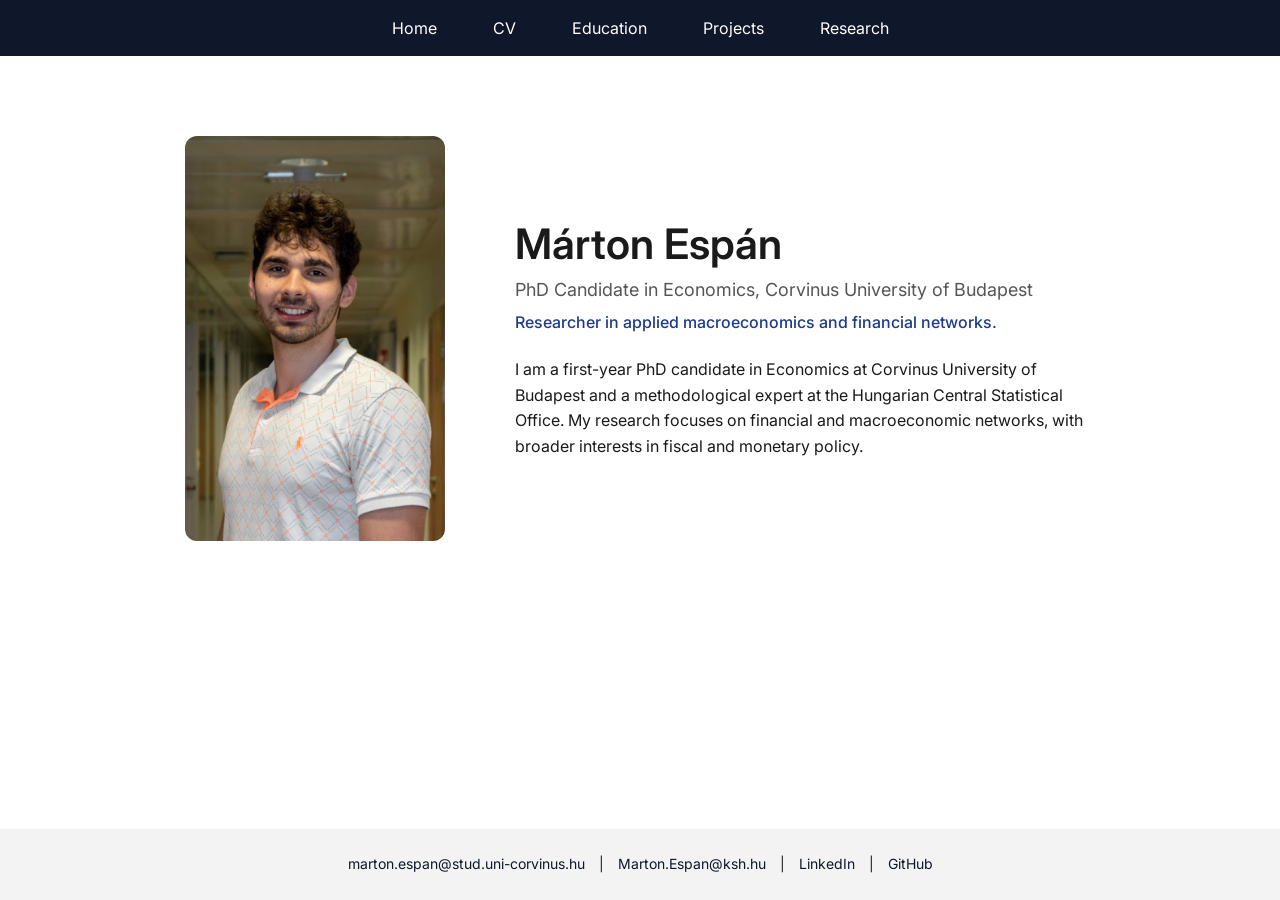
<file: index.html>
<!DOCTYPE html>
<html>
<head>
    <meta charset="UTF-8">
    <title>Márton Espán</title>

    <link href="https://fonts.googleapis.com/css2?family=Inter:wght@300;400;600&display=swap" rel="stylesheet">

            <link rel="stylesheet" href="./style.css?v=20260216174940">
</head>

<body>

<div class="navbar">
    <a href="index.html">Home</a>
    <a href="cv.html">CV</a>
    <a href="education.html">Education</a>
    <a href="projects.html">Projects</a>
    <a href="research.html">Research</a>
</div>

<div class="main-content">
    <div class="container">
        <img src="me.png" alt="Márton Espán">
        <div class="text">
            <h1>Márton Espán</h1>
            <div class="subtitle">PhD Candidate in Economics, Corvinus University of Budapest</div>

            <div class="tagline">
                Researcher in applied macroeconomics and financial networks.
            </div>

            <div class="description">
                I am a first-year PhD candidate in Economics at Corvinus University of Budapest
                and a methodological expert at the Hungarian Central Statistical Office.
                My research focuses on financial and macroeconomic networks, with broader 
                interests in fiscal and monetary policy.
            </div>
        </div>
    </div>
</div>

<div class="footer">
    <a href="mailto:marton.espan@stud.uni-corvinus.hu">marton.espan@stud.uni-corvinus.hu</a>
    |
    <a href="mailto:Marton.Espan@ksh.hu">Marton.Espan@ksh.hu</a>
    |
    <a href="https://www.linkedin.com/in/marton-espan/" target="_blank" rel="noopener noreferrer">LinkedIn</a>
    |
    <a href="https://github.com/Espanm" target="_blank" rel="noopener noreferrer">GitHub</a>
</div>

</body>
</html>
</file>
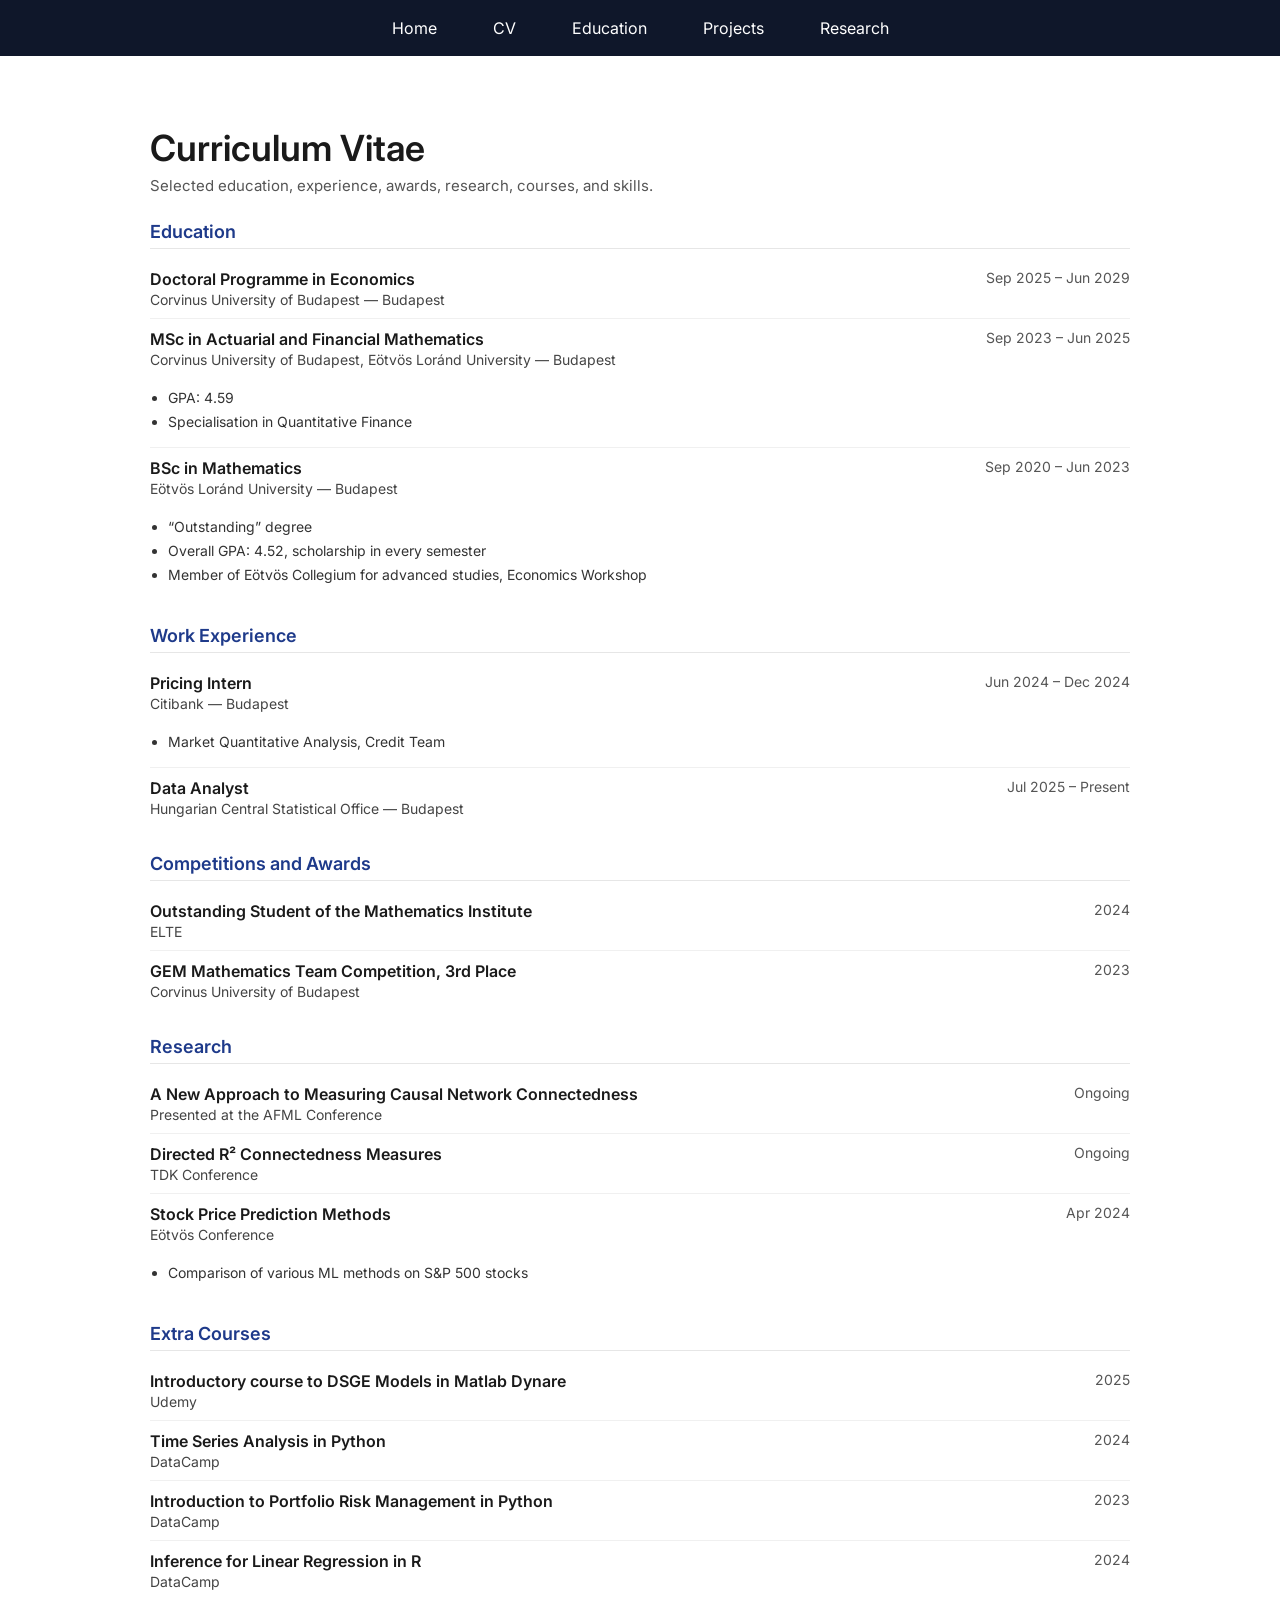
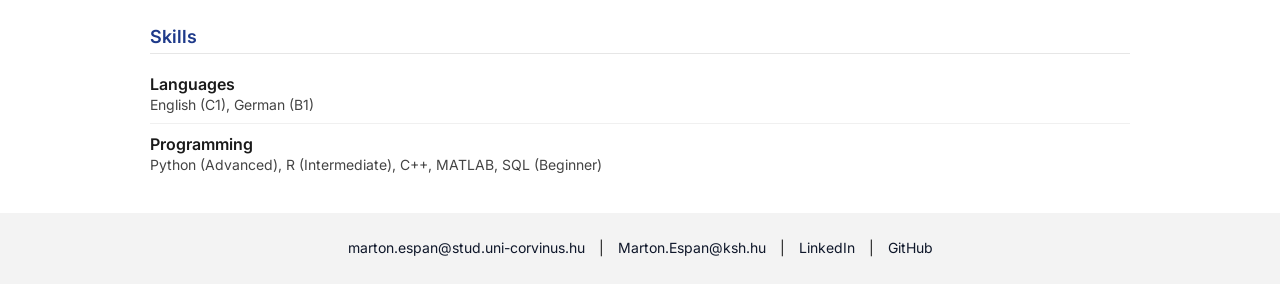
<file: cv.html>
<!DOCTYPE html>
<html>
<head>
    <meta charset="UTF-8">
    <title>Márton Espán — CV</title>
    <link href="https://fonts.googleapis.com/css2?family=Inter:wght@300;400;600&display=swap" rel="stylesheet">
    <link rel="stylesheet" href="./style.css">
</head>

<body>
<div class="navbar">
    <a href="index.html">Home</a>
    <a href="cv.html">CV</a>
    <a href="education.html">Education</a>
    <a href="projects.html">Projects</a>
    <a href="research.html">Research</a>
</div>

<div class="main-content">
  <div class="cv-wrap">
    <h1 class="cv-title">Curriculum Vitae</h1>
    <p class="cv-subtitle">Selected education, experience, awards, research, courses, and skills.</p>

    <section class="cv-section" id="education">
      <h2>Education</h2>

      <div class="cv-entry">
        <div class="left">
          <div class="role">Doctoral Programme in Economics</div>
          <div class="org">Corvinus University of Budapest — Budapest</div>
        </div>
        <div class="right">Sep 2025 – Jun 2029</div>
      </div>

      <div class="cv-entry">
        <div class="left">
          <div class="role">MSc in Actuarial and Financial Mathematics</div>
          <div class="org">Corvinus University of Budapest, Eötvös Loránd University — Budapest</div>
        </div>
        <div class="right">Sep 2023 – Jun 2025</div>
        <ul class="cv-bullets">
          <li>GPA: 4.59</li>
          <li>Specialisation in Quantitative Finance</li>
        </ul>
      </div>

      <div class="cv-entry">
        <div class="left">
          <div class="role">BSc in Mathematics</div>
          <div class="org">Eötvös Loránd University — Budapest</div>
        </div>
        <div class="right">Sep 2020 – Jun 2023</div>
        <ul class="cv-bullets">
          <li>“Outstanding” degree</li>
          <li>Overall GPA: 4.52, scholarship in every semester</li>
          <li>Member of Eötvös Collegium for advanced studies, Economics Workshop</li>
        </ul>
      </div>
    </section>

    <section class="cv-section" id="work">
      <h2>Work Experience</h2>

      <div class="cv-entry">
        <div class="left">
          <div class="role">Pricing Intern</div>
          <div class="org">Citibank — Budapest</div>
        </div>
        <div class="right">Jun 2024 – Dec 2024</div>
        <ul class="cv-bullets">
          <li>Market Quantitative Analysis, Credit Team</li>
        </ul>
      </div>

      <div class="cv-entry">
        <div class="left">
          <div class="role">Data Analyst</div>
          <div class="org">Hungarian Central Statistical Office — Budapest</div>
        </div>
        <div class="right">Jul 2025 – Present</div>
      </div>
    </section>

    <section class="cv-section" id="awards">
      <h2>Competitions and Awards</h2>

      <div class="cv-entry">
        <div class="left">
          <div class="role">Outstanding Student of the Mathematics Institute</div>
          <div class="org">ELTE</div>
        </div>
        <div class="right">2024</div>
      </div>

      <div class="cv-entry">
        <div class="left">
          <div class="role">GEM Mathematics Team Competition, 3rd Place</div>
          <div class="org">Corvinus University of Budapest</div>
        </div>
        <div class="right">2023</div>
      </div>
    </section>

    <section class="cv-section" id="research">
      <h2>Research</h2>

      <div class="cv-entry">
        <div class="left">
          <div class="role">A New Approach to Measuring Causal Network Connectedness</div>
          <div class="org">Presented at the AFML Conference</div>
        </div>
        <div class="right">Ongoing</div>
      </div>

      <div class="cv-entry">
        <div class="left">
          <div class="role">Directed R² Connectedness Measures</div>
          <div class="org">TDK Conference</div>
        </div>
        <div class="right">Ongoing</div>
      </div>

      <div class="cv-entry">
        <div class="left">
          <div class="role">Stock Price Prediction Methods</div>
          <div class="org">Eötvös Conference</div>
        </div>
        <div class="right">Apr 2024</div>
        <ul class="cv-bullets">
          <li>Comparison of various ML methods on S&amp;P 500 stocks</li>
        </ul>
      </div>
    </section>

    <section class="cv-section" id="courses">
      <h2>Extra Courses</h2>

      <div class="cv-entry">
        <div class="left">
          <div class="role">Introductory course to DSGE Models in Matlab Dynare</div>
          <div class="org">Udemy</div>
        </div>
        <div class="right">2025</div>
      </div>

      <div class="cv-entry">
        <div class="left">
          <div class="role">Time Series Analysis in Python</div>
          <div class="org">DataCamp</div>
        </div>
        <div class="right">2024</div>
      </div>

      <div class="cv-entry">
        <div class="left">
          <div class="role">Introduction to Portfolio Risk Management in Python</div>
          <div class="org">DataCamp</div>
        </div>
        <div class="right">2023</div>
      </div>

      <div class="cv-entry">
        <div class="left">
          <div class="role">Inference for Linear Regression in R</div>
          <div class="org">DataCamp</div>
        </div>
        <div class="right">2024</div>
      </div>
    </section>

    <section class="cv-section" id="skills">
      <h2>Skills</h2>

      <div class="cv-entry">
        <div class="left">
          <div class="role">Languages</div>
          <div class="org">English (C1), German (B1)</div>
        </div>
        <div class="right"></div>
      </div>

      <div class="cv-entry">
        <div class="left">
          <div class="role">Programming</div>
          <div class="org">Python (Advanced), R (Intermediate), C++, MATLAB, SQL (Beginner)</div>
        </div>
        <div class="right"></div>
      </div>
    </section>

  </div>
</div>

<div class="footer">
    <a href="mailto:marton.espan@stud.uni-corvinus.hu">marton.espan@stud.uni-corvinus.hu</a>
    |
    <a href="mailto:Marton.Espan@ksh.hu">Marton.Espan@ksh.hu</a>
    |
    <a href="https://www.linkedin.com/in/marton-espan/" target="_blank" rel="noopener noreferrer">LinkedIn</a>
    |
    <a href="https://github.com/Espanm" target="_blank" rel="noopener noreferrer">GitHub</a>
</div>
</body>
</html>
</file>
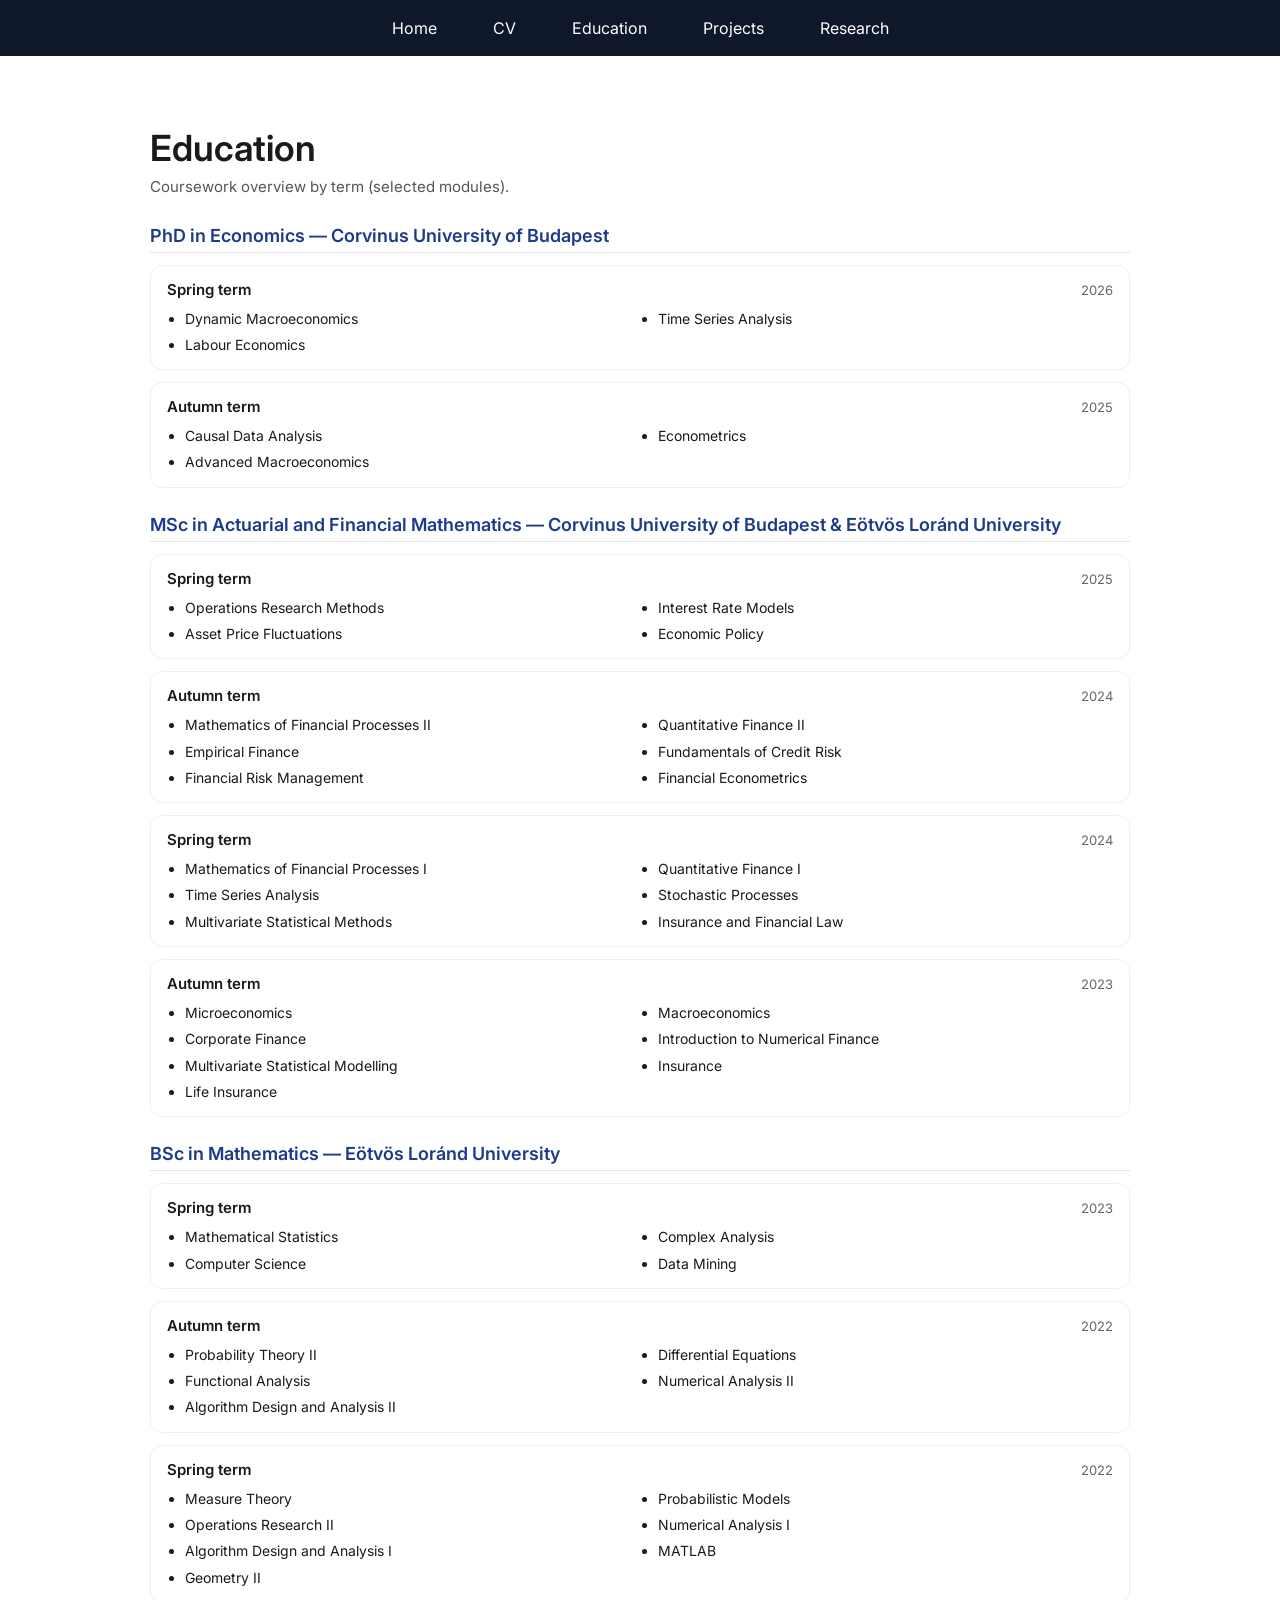
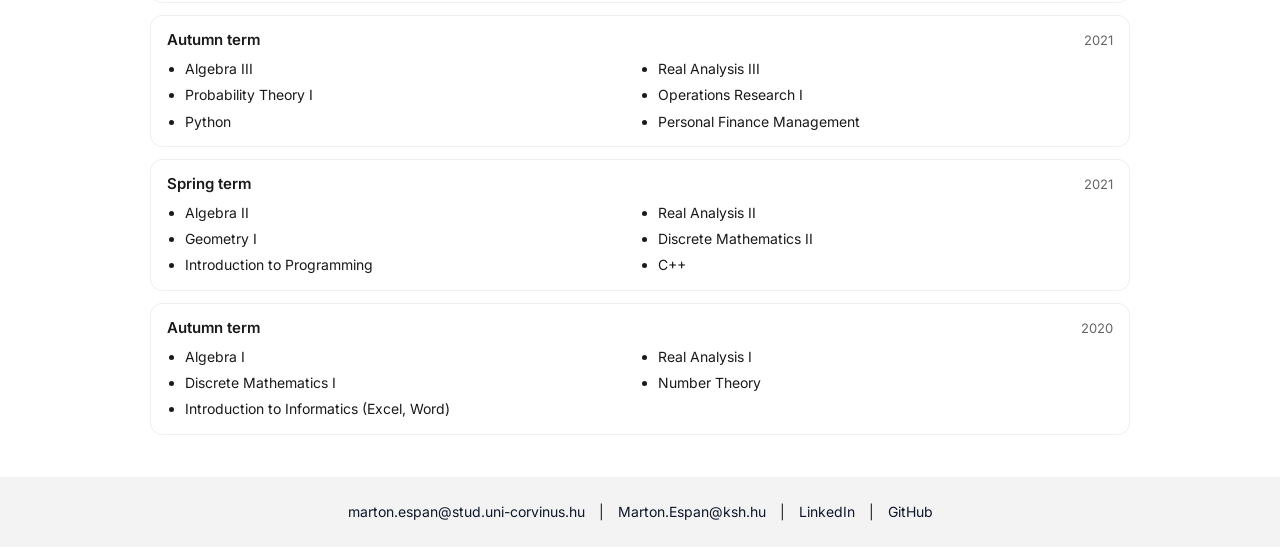
<file: education.html>
<!DOCTYPE html>
<html>
<head>
    <meta charset="UTF-8">
    <title>Márton Espán — Education</title>
    <link href="https://fonts.googleapis.com/css2?family=Inter:wght@300;400;600&display=swap" rel="stylesheet">
    <link rel="stylesheet" href="./style.css">
</head>

<body>
<div class="navbar">
    <a href="index.html">Home</a>
    <a href="cv.html">CV</a>
    <a href="education.html">Education</a>
    <a href="projects.html">Projects</a>
    <a href="research.html">Research</a>
</div>

<div class="main-content">
  <div class="edu-wrap">
    <h1 class="edu-title">Education</h1>
    <p class="edu-subtitle">
      Coursework overview by term (selected modules).
    </p>

    <!-- ===================== PhD ===================== -->
    <div class="edu-program">
      <h2>PhD in Economics — Corvinus University of Budapest</h2>

      <div class="term">
        <div class="term-head">
          <div class="term-title">Spring term</div>
          <div class="term-date">2026</div>
        </div>
        <ul class="course-grid">
          <li>Dynamic Macroeconomics</li>
          <li>Time Series Analysis</li>
          <li>Labour Economics</li>
        </ul>
      </div>

      <div class="term">
        <div class="term-head">
          <div class="term-title">Autumn term</div>
          <div class="term-date">2025</div>
        </div>
        <ul class="course-grid">
          <li>Causal Data Analysis</li>
          <li>Econometrics</li>
          <li>Advanced Macroeconomics</li>
        </ul>
      </div>
    </div>

    <!-- ===================== MSc ===================== -->
    <div class="edu-program">
      <h2>MSc in Actuarial and Financial Mathematics — Corvinus University of Budapest &amp; Eötvös Loránd University</h2>

      <div class="term">
        <div class="term-head">
          <div class="term-title">Spring term</div>
          <div class="term-date">2025</div>
        </div>
        <ul class="course-grid">
          <li>Operations Research Methods</li>
          <li>Interest Rate Models</li>
          <li>Asset Price Fluctuations</li>
          <li>Economic Policy</li>
        </ul>
      </div>

      <div class="term">
        <div class="term-head">
          <div class="term-title">Autumn term</div>
          <div class="term-date">2024</div>
        </div>
        <ul class="course-grid">
          <li>Mathematics of Financial Processes II</li>
          <li>Quantitative Finance II</li>
          <li>Empirical Finance</li>
          <li>Fundamentals of Credit Risk</li>
          <li>Financial Risk Management</li>
          <li>Financial Econometrics</li>
        </ul>
      </div>

      <div class="term">
        <div class="term-head">
          <div class="term-title">Spring term</div>
          <div class="term-date">2024</div>
        </div>
        <ul class="course-grid">
          <li>Mathematics of Financial Processes I</li>
          <li>Quantitative Finance I</li>
          <li>Time Series Analysis</li>
          <li>Stochastic Processes</li>
          <li>Multivariate Statistical Methods</li>
          <li>Insurance and Financial Law</li>
        </ul>
      </div>

      <div class="term">
        <div class="term-head">
          <div class="term-title">Autumn term</div>
          <div class="term-date">2023</div>
        </div>
        <ul class="course-grid">
          <li>Microeconomics</li>
          <li>Macroeconomics</li>
          <li>Corporate Finance</li>
          <li>Introduction to Numerical Finance</li>
          <li>Multivariate Statistical Modelling</li>
          <li>Insurance</li>
          <li>Life Insurance</li>
        </ul>
      </div>
    </div>

    <!-- ===================== BSc ===================== -->
    <div class="edu-program">
      <h2>BSc in Mathematics — Eötvös Loránd University</h2>

      <div class="term">
        <div class="term-head">
          <div class="term-title">Spring term</div>
          <div class="term-date">2023</div>
        </div>
        <ul class="course-grid">
          <li>Mathematical Statistics</li>
          <li>Complex Analysis</li>
          <li>Computer Science</li>
          <li>Data Mining</li>
        </ul>
      </div>

      <div class="term">
        <div class="term-head">
          <div class="term-title">Autumn term</div>
          <div class="term-date">2022</div>
        </div>
        <ul class="course-grid">
          <li>Probability Theory II</li>
          <li>Differential Equations</li>
          <li>Functional Analysis</li>
          <li>Numerical Analysis II</li>
          <li>Algorithm Design and Analysis II</li>
        </ul>
      </div>

      <div class="term">
        <div class="term-head">
          <div class="term-title">Spring term</div>
          <div class="term-date">2022</div>
        </div>
        <ul class="course-grid">
          <li>Measure Theory</li>
          <li>Probabilistic Models</li>
          <li>Operations Research II</li>
          <li>Numerical Analysis I</li>
          <li>Algorithm Design and Analysis I</li>
          <li>MATLAB</li>
          <li>Geometry II</li>
        </ul>
      </div>

      <div class="term">
        <div class="term-head">
          <div class="term-title">Autumn term</div>
          <div class="term-date">2021</div>
        </div>
        <ul class="course-grid">
          <li>Algebra III</li>
          <li>Real Analysis III</li>
          <li>Probability Theory I</li>
          <li>Operations Research I</li>
          <li>Python</li>
          <li>Personal Finance Management</li>
        </ul>
      </div>

      <div class="term">
        <div class="term-head">
          <div class="term-title">Spring term</div>
          <div class="term-date">2021</div>
        </div>
        <ul class="course-grid">
          <li>Algebra II</li>
          <li>Real Analysis II</li>
          <li>Geometry I</li>
          <li>Discrete Mathematics II</li>
          <li>Introduction to Programming</li>
          <li>C++</li>
        </ul>
      </div>

      <div class="term">
        <div class="term-head">
          <div class="term-title">Autumn term</div>
          <div class="term-date">2020</div>
        </div>
        <ul class="course-grid">
          <li>Algebra I</li>
          <li>Real Analysis I</li>
          <li>Discrete Mathematics I</li>
          <li>Number Theory</li>
          <li>Introduction to Informatics (Excel, Word)</li>
        </ul>
      </div>
    </div>

  </div>
</div>

<div class="footer">
    <a href="mailto:marton.espan@stud.uni-corvinus.hu">marton.espan@stud.uni-corvinus.hu</a>
    |
    <a href="mailto:Marton.Espan@ksh.hu">Marton.Espan@ksh.hu</a>
    |
    <a href="https://www.linkedin.com/in/marton-espan/" target="_blank" rel="noopener noreferrer">LinkedIn</a>
    |
    <a href="https://github.com/Espanm" target="_blank" rel="noopener noreferrer">GitHub</a>
</div>
</body>
</html>
</file>
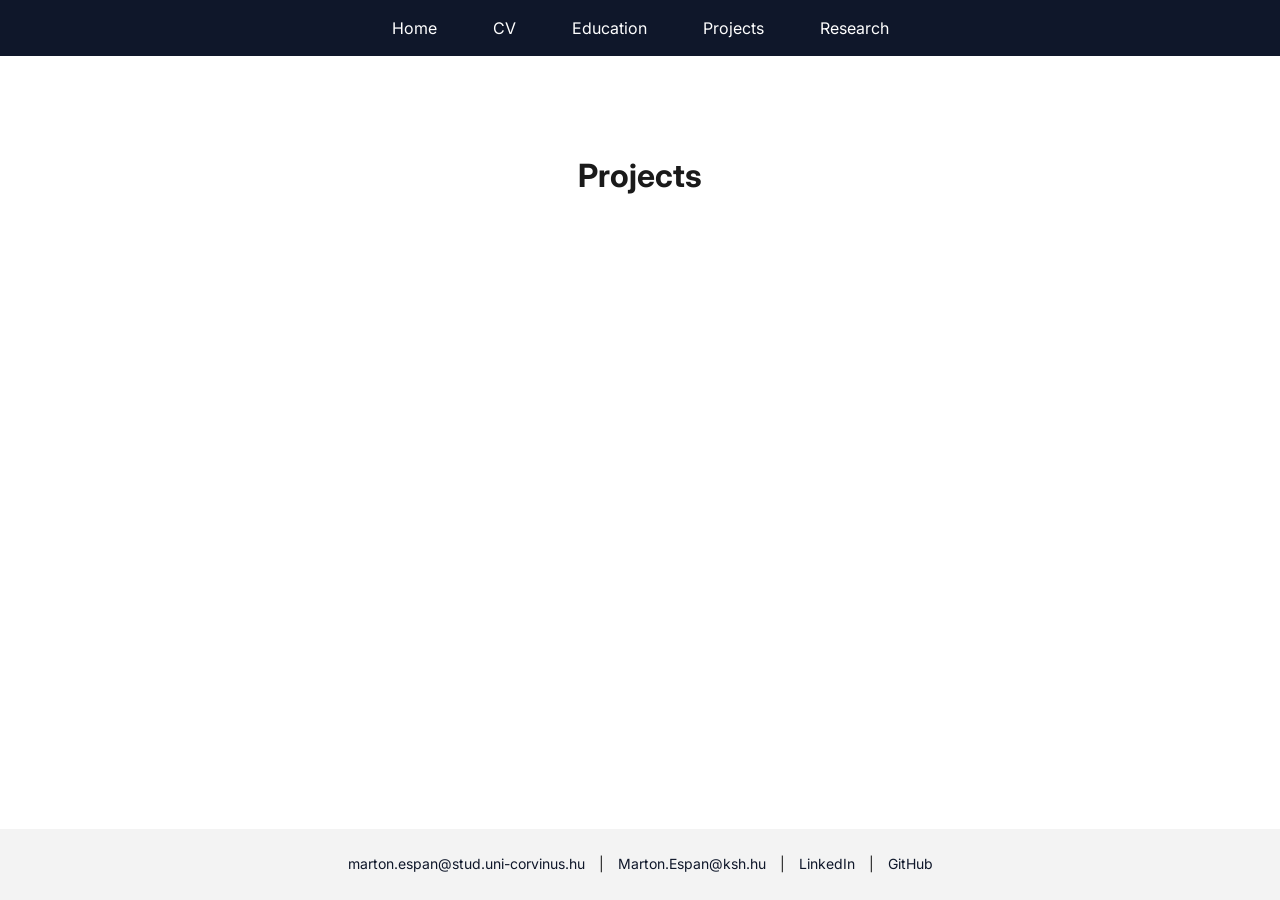
<file: projects.html>
<!DOCTYPE html>
<html>
<head>
        <link href="https://fonts.googleapis.com/css2?family=Inter:wght@300;400;600&display=swap" rel="stylesheet">
<meta charset="UTF-8">
    <title>Projects</title>
        <link rel="stylesheet" href="./style.css?v=20260216174940">
</head>
<body>

<div class="navbar">
    <a href="index.html">Home</a>
    <a href="cv.html">CV</a>
    <a href="education.html">Education</a>
    <a href="projects.html">Projects</a>
    <a href="research.html">Research</a>
</div>

<div class="main-content">
<div style="text-align:center; margin-top:100px;">
    <h1>Projects</h1>
</div>
</div>

<div class="footer">
    <a href="mailto:marton.espan@stud.uni-corvinus.hu">marton.espan@stud.uni-corvinus.hu</a>
    |
    <a href="mailto:Marton.Espan@ksh.hu">Marton.Espan@ksh.hu</a>
    |
    <a href="https://www.linkedin.com/in/marton-espan/" target="_blank" rel="noopener noreferrer">LinkedIn</a>
    |
    <a href="https://github.com/Espanm" target="_blank" rel="noopener noreferrer">GitHub</a>
</div>

</body>
</html>
</file>
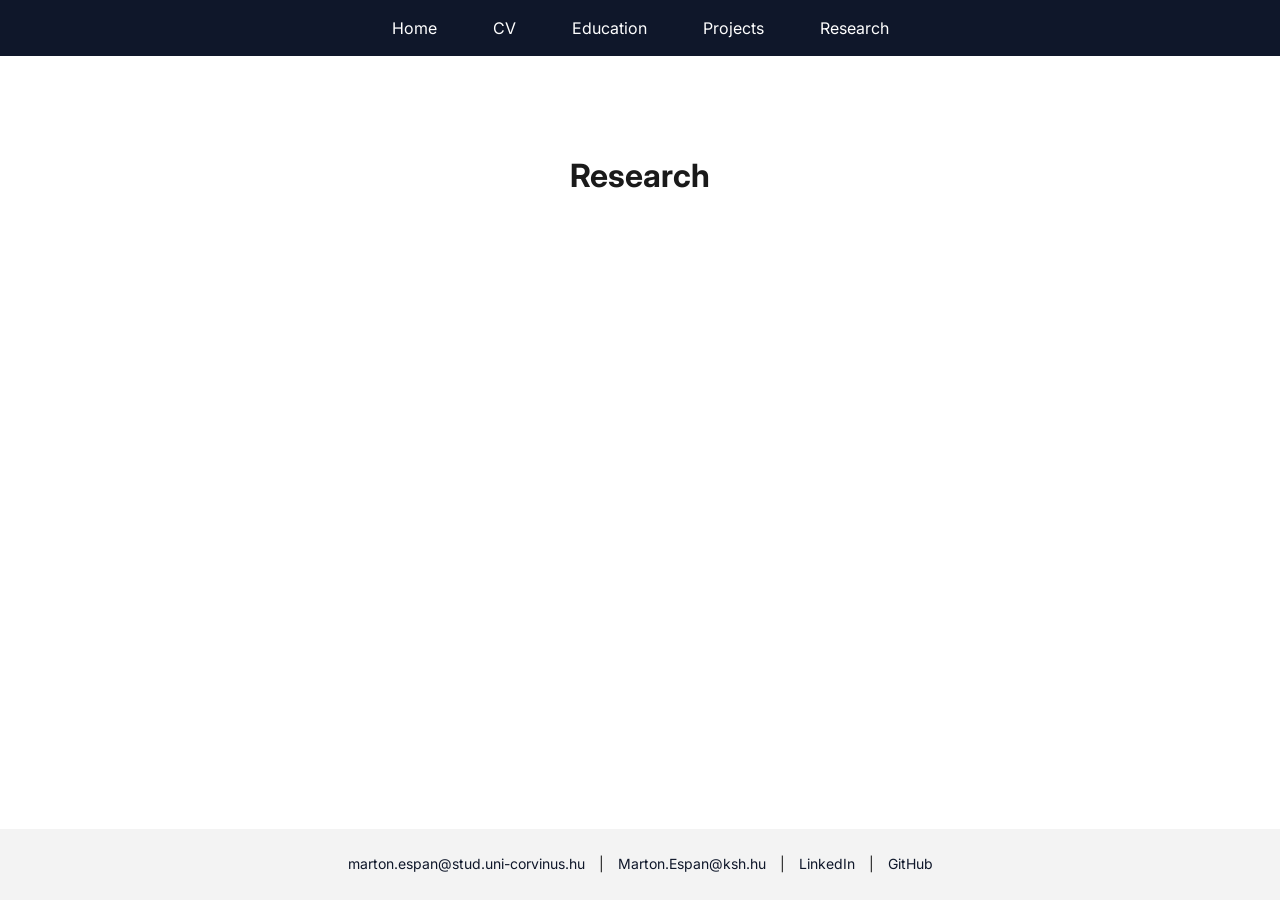
<file: research.html>
<!DOCTYPE html>
<html>
<head>
        <link href="https://fonts.googleapis.com/css2?family=Inter:wght@300;400;600&display=swap" rel="stylesheet">
<meta charset="UTF-8">
    <title>Research</title>
        <link rel="stylesheet" href="./style.css?v=20260216174940">
</head>
<body>

<div class="navbar">
    <a href="index.html">Home</a>
    <a href="cv.html">CV</a>
    <a href="education.html">Education</a>
    <a href="projects.html">Projects</a>
    <a href="research.html">Research</a>
</div>

<div class="main-content">
<div style="text-align:center; margin-top:100px;">
    <h1>Research</h1>
</div>
</div>

<div class="footer">
    <a href="mailto:marton.espan@stud.uni-corvinus.hu">marton.espan@stud.uni-corvinus.hu</a>
    |
    <a href="mailto:Marton.Espan@ksh.hu">Marton.Espan@ksh.hu</a>
    |
    <a href="https://www.linkedin.com/in/marton-espan/" target="_blank" rel="noopener noreferrer">LinkedIn</a>
    |
    <a href="https://github.com/Espanm" target="_blank" rel="noopener noreferrer">GitHub</a>
</div>

</body>
</html>
</file>
<file: style.css>
html, body {
  height: 100%;
  margin: 0;
  font-family: 'Inter', sans-serif;
  color: #1a1a1a;
}

body {
  display: flex;
  flex-direction: column;
}

/* ===== NAVBAR ===== */
.navbar {
  background-color: #0f172a;
  padding: 18px 0;
  text-align: center;
}

.navbar a,
.navbar a:visited,
.navbar a:active,
.navbar a:focus {
  color: #ffffff;
  text-decoration: none;
  margin: 0 26px;
  font-size: 16px;
  font-weight: 400;
  outline: none;
}

.navbar a:hover { opacity: 0.75; }

/* ===== STICKY FOOTER ===== */
.main-content { flex: 1; }

/* ===== HOME LAYOUT (image left, text right) ===== */
.container {
  display: flex;
  align-items: center;
  justify-content: center;
  gap: 70px;
  max-width: 1100px;
  margin: auto;
  padding: 80px 20px;
}

.container img {
  width: 260px;
  border-radius: 12px;
}

.text h1 { font-size: 42px; margin: 0; font-weight: 600; }

.subtitle { font-size: 18px; color: #555; margin-top: 10px; }

.tagline { margin-top: 12px; font-size: 16px; color: #1e3a8a; font-weight: 500; }

.description { margin-top: 25px; font-size: 16px; line-height: 1.6; max-width: 580px; }

/* ===== FOOTER ===== */
.footer {
  background-color: #f3f3f3;
  padding: 22px 12px;
  text-align: center;
  font-size: 14px;
  line-height: 1.9;
}

.footer a,
.footer a:visited,
.footer a:active,
.footer a:focus {
  color: #0f172a;
  text-decoration: none;
  margin: 0 10px;
  white-space: nowrap;
  outline: none;
}

.footer a:hover { text-decoration: underline; }

/* ===== Responsive ===== */
@media (max-width: 900px) {
  .container { flex-direction: column; text-align: center; }
}

/* ===== CV PAGE ===== */
.cv-wrap{
  max-width: 980px;
  margin: 0 auto;
  padding: 70px 20px 30px;
}

.cv-title{
  font-size: 36px;
  font-weight: 600;
  margin: 0 0 6px 0;
}

.cv-subtitle{
  color: #555;
  margin: 0 0 22px 0;
  font-size: 15px;
}

.cv-section{
  margin-top: 26px;
}

.cv-section h2{
  font-size: 18px;
  margin: 0 0 10px 0;
  padding-bottom: 6px;
  border-bottom: 1px solid #e6e6e6;
  color: #1e3a8a;
  font-weight: 600;
}

.cv-entry{
  display: grid;
  grid-template-columns: 1fr auto;
  gap: 10px 18px;
  padding: 10px 0;
  border-bottom: 1px solid #f0f0f0;
}

.cv-entry:last-child{
  border-bottom: none;
}

.cv-entry .left .role{
  font-weight: 600;
}

.cv-entry .left .org{
  color: #444;
  font-size: 14px;
  margin-top: 2px;
}

.cv-entry .right{
  text-align: right;
  white-space: nowrap;
  color: #555;
  font-size: 14px;
}

.cv-bullets{
  grid-column: 1 / -1;
  margin: 6px 0 0 0;
  padding-left: 18px;
  color: #333;
}

.cv-bullets li{
  margin: 4px 0;
  line-height: 1.45;
  font-size: 14px;
}

@media (max-width: 760px){
  .cv-entry{
    grid-template-columns: 1fr;
  }
  .cv-entry .right{
    text-align: left;
  }
}

/* ===== EDUCATION PAGE ===== */
.edu-wrap{
  max-width: 980px;
  margin: 0 auto;
  padding: 70px 20px 30px;
}

.edu-title{
  font-size: 36px;
  font-weight: 600;
  margin: 0 0 6px 0;
}

.edu-subtitle{
  color: #555;
  margin: 0 0 22px 0;
  font-size: 15px;
  line-height: 1.5;
}

.edu-program{
  margin-top: 26px;
}

.edu-program h2{
  font-size: 18px;
  margin: 0 0 8px 0;
  padding-bottom: 6px;
  border-bottom: 1px solid #e6e6e6;
  color: #1e3a8a;
  font-weight: 600;
}

.edu-meta{
  color: #555;
  font-size: 14px;
  margin: 0 0 14px 0;
}

.term{
  border: 1px solid #efefef;
  border-radius: 12px;
  padding: 14px 16px;
  margin: 12px 0;
  background: #fff;
}

.term-head{
  display: flex;
  align-items: baseline;
  justify-content: space-between;
  gap: 16px;
  margin-bottom: 10px;
}

.term-title{
  font-weight: 600;
  font-size: 15px;
}

.term-date{
  color: #666;
  font-size: 13px;
  white-space: nowrap;
}

.course-grid{
  display: grid;
  grid-template-columns: 1fr 1fr;
  gap: 6px 18px;
  margin: 0;
  padding-left: 18px;
}

.course-grid li{
  margin: 0;
  font-size: 14px;
  line-height: 1.45;
}

@media (max-width: 760px){
  .term-head{ flex-direction: column; align-items: flex-start; }
  .course-grid{ grid-template-columns: 1fr; }
}
</file>
